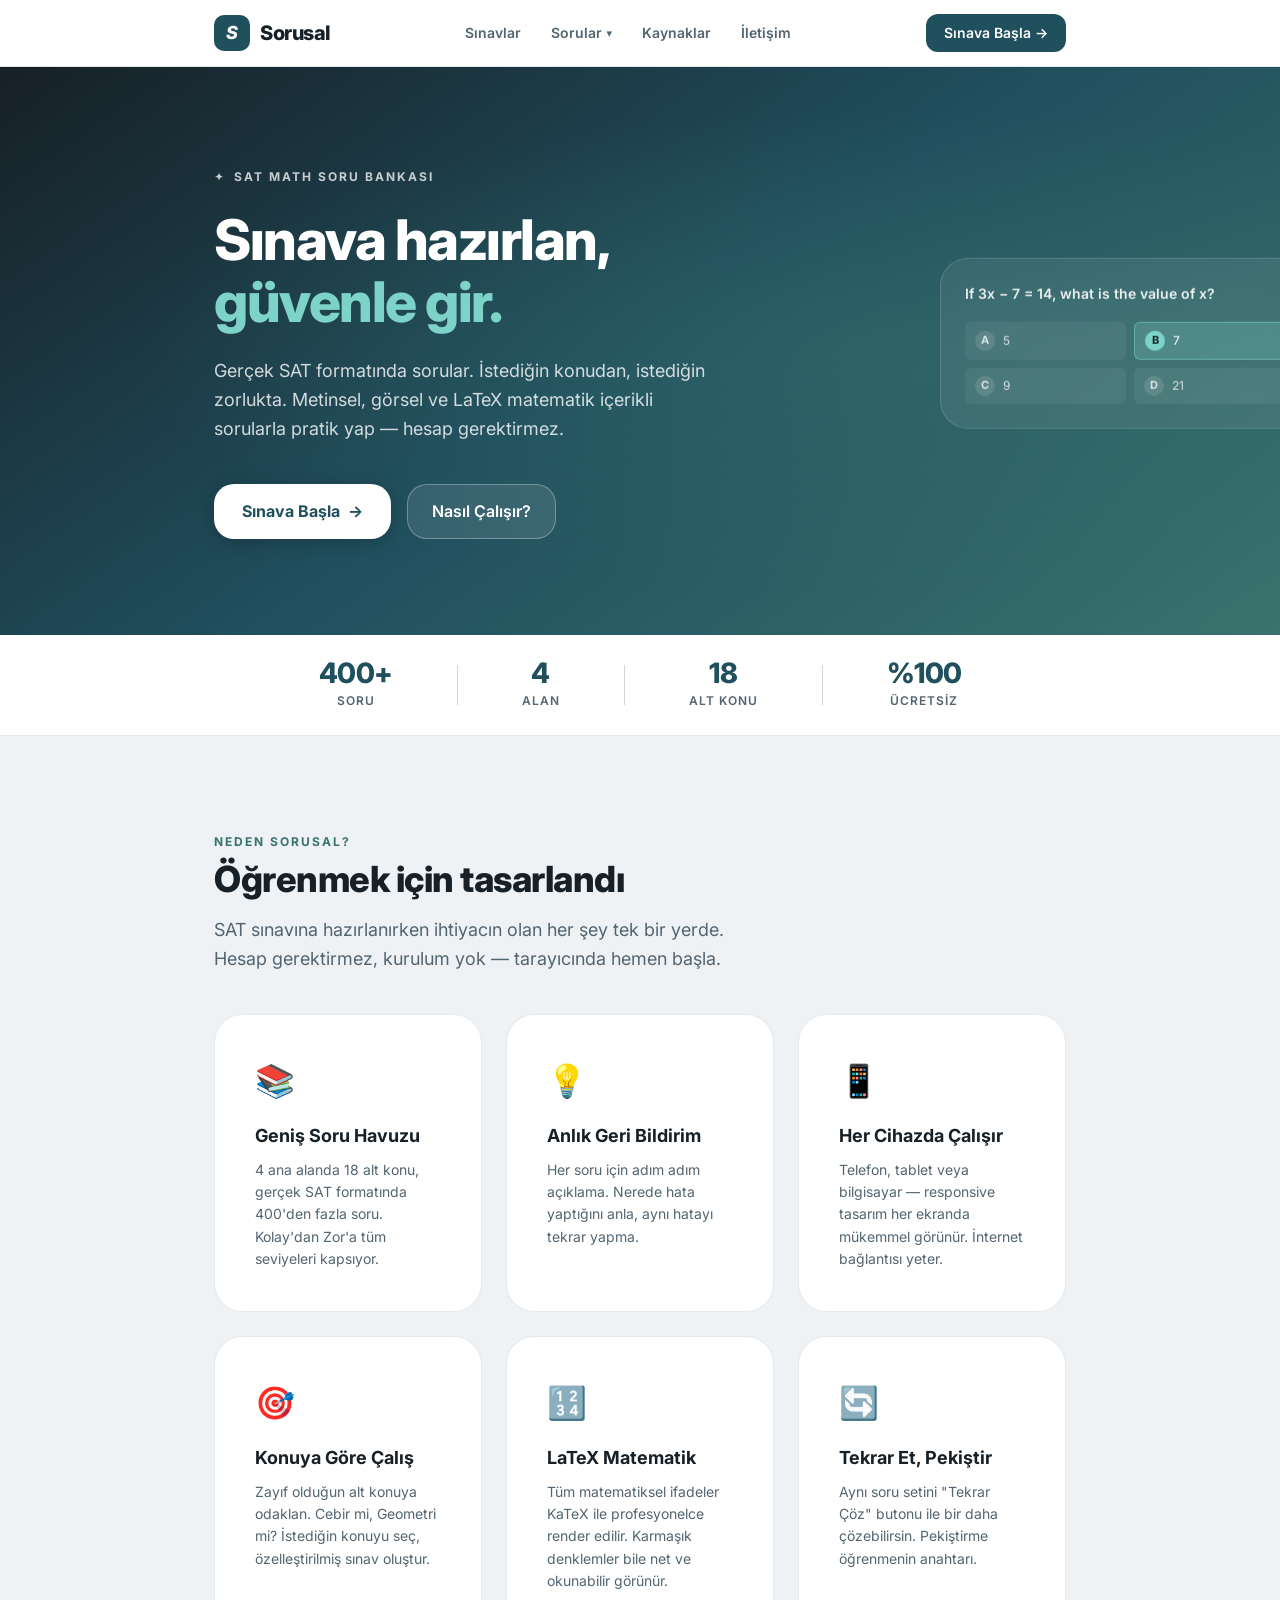
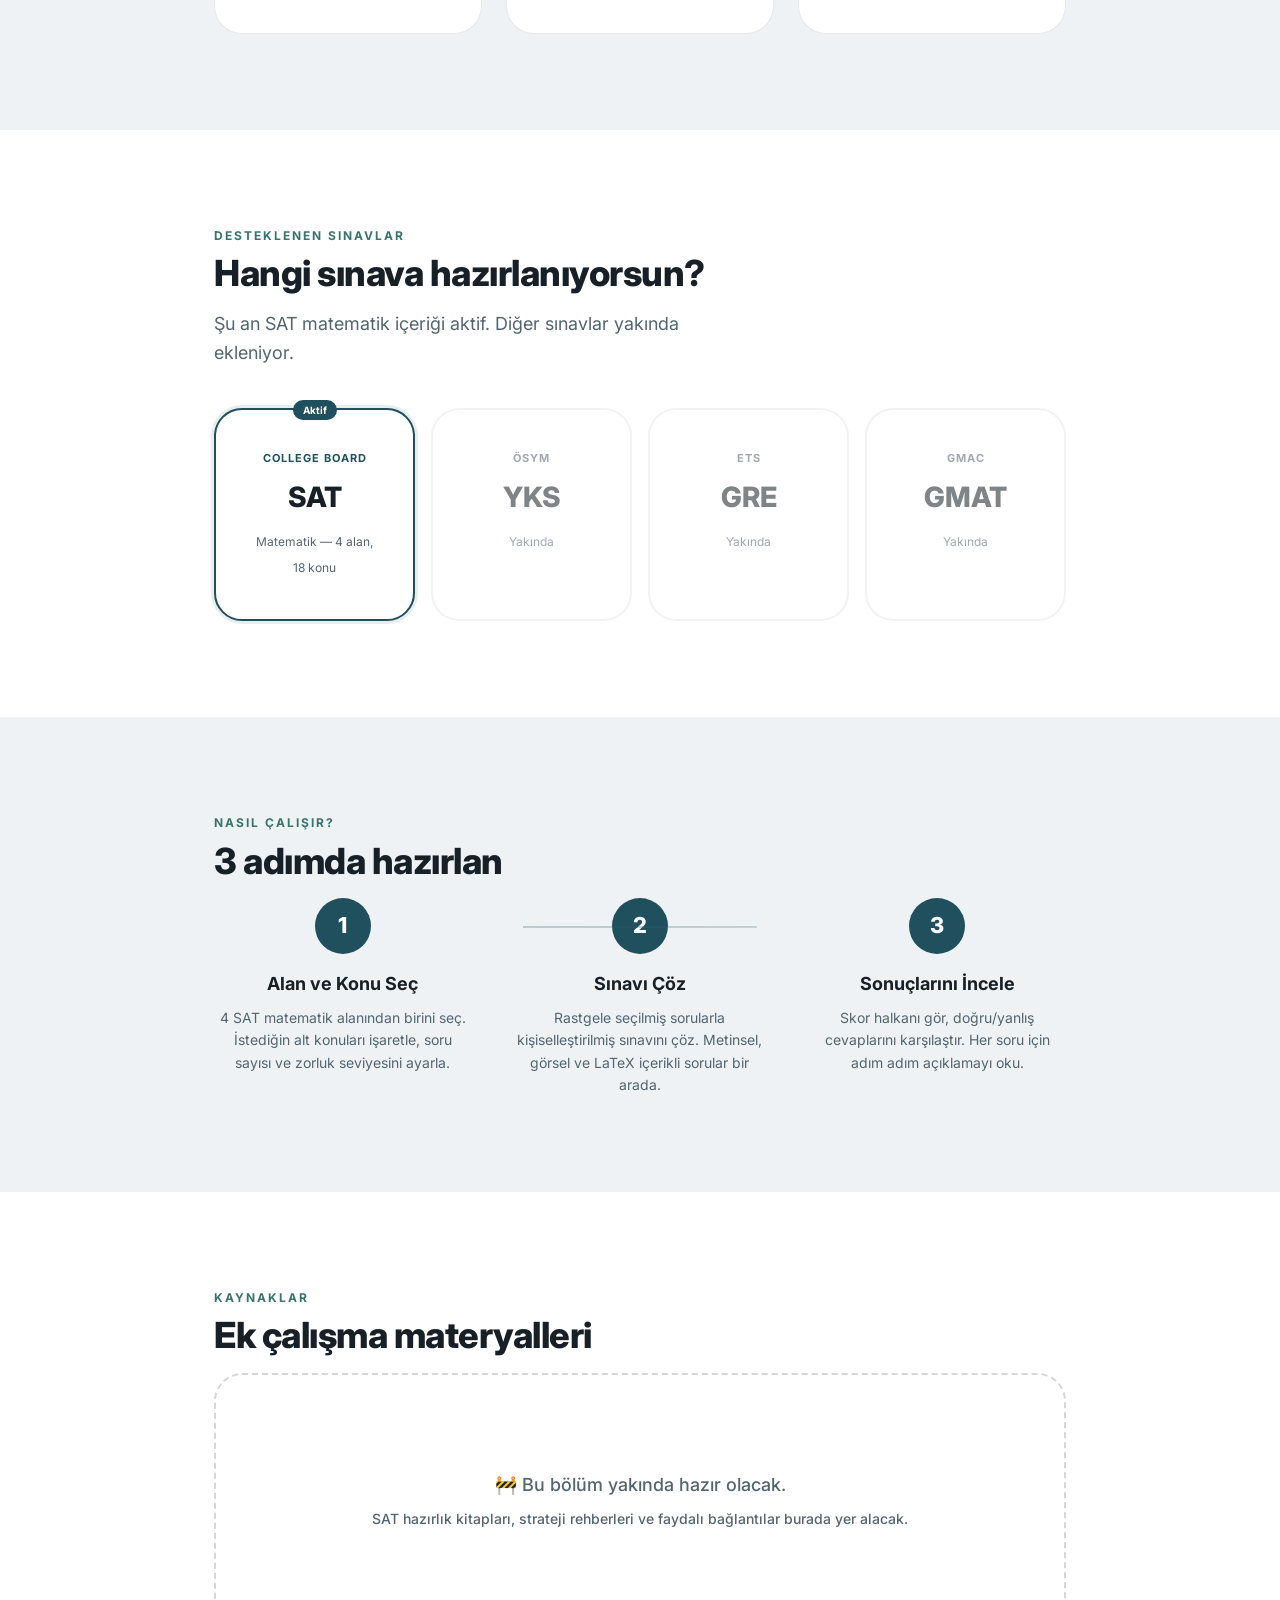
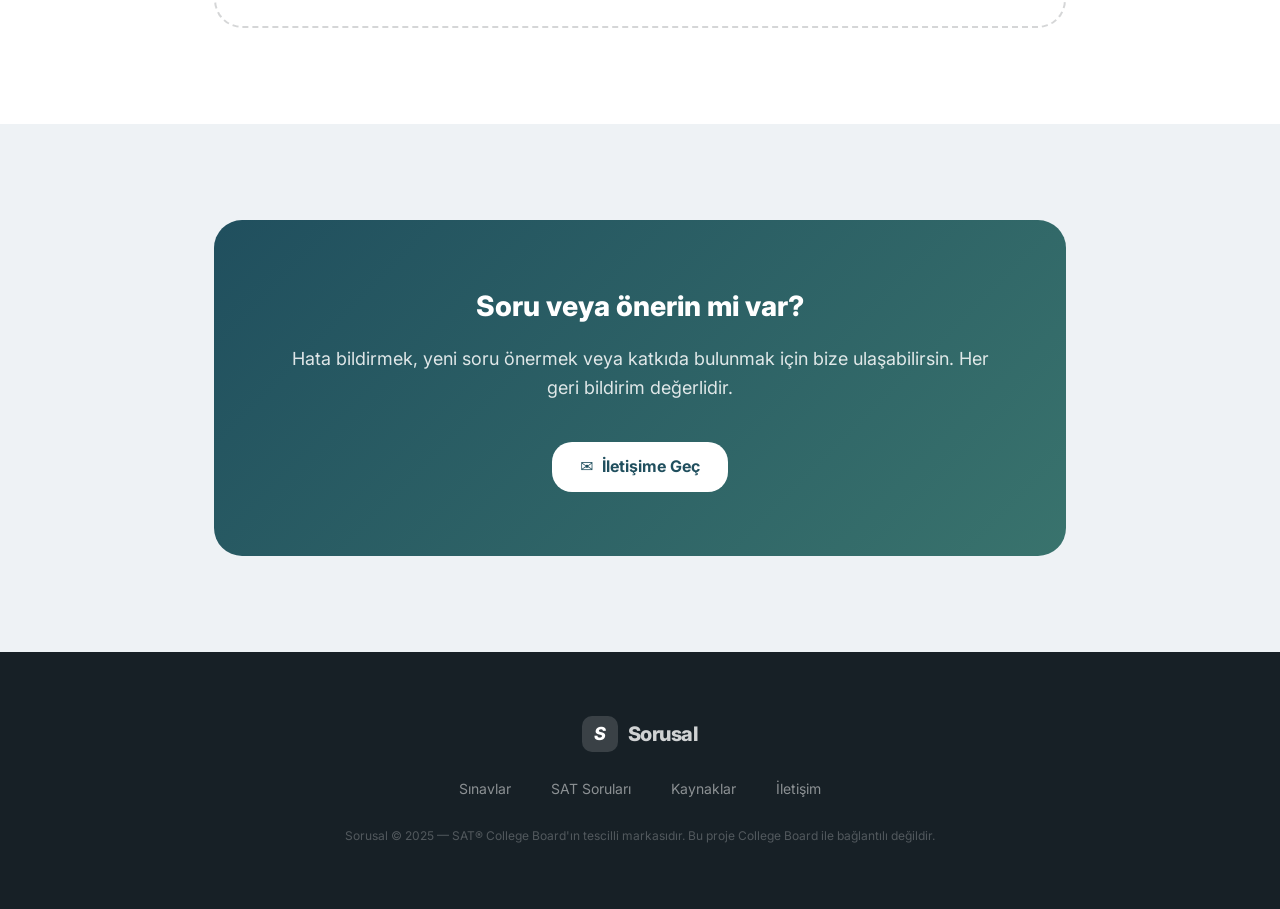
<file: index.html>
<!DOCTYPE html>
<html lang="tr">
<head>
  <meta charset="UTF-8">
  <meta name="viewport" content="width=device-width, initial-scale=1.0">
  <title>Sorusal — SAT Math Soru Bankası</title>
  <meta name="description" content="SAT Matematik soru bankası. Konuya göre soru seç, çöz, öğren. Cebir, İleri Matematik, Problem Çözme ve Geometri.">
  <meta property="og:title" content="Sorusal — SAT Math Soru Bankası">
  <meta property="og:description" content="SAT Matematik soru bankası. Konuya göre soru seç, çöz, öğren.">
  <meta property="og:type" content="website">
  <link rel="stylesheet" href="css/main.css">
  <link rel="stylesheet" href="css/components.css">
  <link rel="stylesheet" href="css/nav.css">
  <link rel="stylesheet" href="css/index.css">
</head>
<body>

  <!-- ══════════════════════════════════════════
       HEADER / NAV
  ═══════════════════════════════════════════ -->
  <header class="main-header">
    <div class="container nav-container">

      <!-- Logo -->
      <a href="index.html" class="logo" aria-label="Sorusal — Ana Sayfa">
        <span class="logo-mark" aria-hidden="true">S</span>
        <span class="logo-text">Sorusal</span>
      </a>

      <!-- Main nav -->
      <nav class="main-nav" id="main-nav" aria-label="Ana navigasyon">
        <ul class="nav-list">

          <li class="nav-item">
            <a href="#sinavlar" class="nav-link">Sınavlar</a>
          </li>

          <li class="nav-item has-dropdown">
            <button class="nav-link"
                    aria-haspopup="true"
                    aria-expanded="false"
                    id="nav-sorular-btn">
              Sorular <span class="nav-caret" aria-hidden="true">▾</span>
            </button>
            <ul class="nav-dropdown" role="menu" aria-labelledby="nav-sorular-btn">
              <li role="none">
                <a href="sat.html" class="nav-dropdown-item" role="menuitem">
                  <span class="nav-dropdown-icon">🎓</span>
                  <span class="nav-dropdown-body">
                    <strong>SAT</strong>
                    <span>SAT Math soru bankası</span>
                  </span>
                  <span class="nav-dropdown-badge">Aktif</span>
                </a>
              </li>
            </ul>
          </li>

          <li class="nav-item">
            <a href="#kaynaklar" class="nav-link">Kaynaklar</a>
          </li>

          <li class="nav-item">
            <a href="#iletisim" class="nav-link">İletişim</a>
          </li>

        </ul>
      </nav>

      <!-- Right-side actions -->
      <div class="nav-actions">
        <a href="sat.html" class="btn-nav-cta">Sınava Başla →</a>
        <button class="nav-hamburger"
                id="nav-hamburger"
                aria-label="Menüyü aç"
                aria-expanded="false"
                aria-controls="main-nav">
          <span></span><span></span><span></span>
        </button>
      </div>

    </div>
  </header>

  <main>

    <!-- ══════════════════════════════════════════
         HERO
    ═══════════════════════════════════════════ -->
    <section class="hero">
      <div class="container">
        <div class="hero-content">
          <p class="eyebrow">
            <span>✦</span> SAT Math Soru Bankası
          </p>
          <h1>Sınava hazırlan,<br><em>güvenle gir.</em></h1>
          <p class="hero-sub">
            Gerçek SAT formatında sorular. İstediğin konudan, istediğin
            zorlukta. Metinsel, görsel ve LaTeX matematik içerikli
            sorularla pratik yap — hesap gerektirmez.
          </p>
          <div class="hero-ctas">
            <a href="sat.html" class="btn-hero-primary">
              <span>Sınava Başla</span>
              <span aria-hidden="true">→</span>
            </a>
            <a href="#nasil-calisir" class="btn-hero-ghost">Nasıl Çalışır?</a>
          </div>
        </div>

        <!-- Decorative mock card (desktop only) -->
        <div class="hero-decoration" aria-hidden="true">
          <div class="hero-card-mock">
            <p class="mock-q">If 3x − 7 = 14, what is the value of x?</p>
            <div class="mock-choices">
              <div class="mock-choice"><span class="mock-label">A</span> 5</div>
              <div class="mock-choice selected"><span class="mock-label">B</span> 7</div>
              <div class="mock-choice"><span class="mock-label">C</span> 9</div>
              <div class="mock-choice"><span class="mock-label">D</span> 21</div>
            </div>
          </div>
        </div>
      </div>
    </section>

    <!-- ══════════════════════════════════════════
         STATS STRIP
    ═══════════════════════════════════════════ -->
    <section class="stats-strip" aria-label="Platform istatistikleri">
      <div class="container">
        <div class="stats-inner">
          <div class="stat-item">
            <span class="stat-number">400+</span>
            <span class="stat-label">Soru</span>
          </div>
          <div class="stat-divider" aria-hidden="true"></div>
          <div class="stat-item">
            <span class="stat-number">4</span>
            <span class="stat-label">Alan</span>
          </div>
          <div class="stat-divider" aria-hidden="true"></div>
          <div class="stat-item">
            <span class="stat-number">18</span>
            <span class="stat-label">Alt Konu</span>
          </div>
          <div class="stat-divider" aria-hidden="true"></div>
          <div class="stat-item">
            <span class="stat-number">%100</span>
            <span class="stat-label">Ücretsiz</span>
          </div>
        </div>
      </div>
    </section>

    <!-- ══════════════════════════════════════════
         FEATURES
    ═══════════════════════════════════════════ -->
    <section class="page-section" aria-labelledby="features-heading">
      <div class="container">
        <p class="section-eyebrow">Neden Sorusal?</p>
        <h2 class="section-heading" id="features-heading">
          Öğrenmek için tasarlandı
        </h2>
        <p class="section-sub">
          SAT sınavına hazırlanırken ihtiyacın olan her şey tek bir yerde.
          Hesap gerektirmez, kurulum yok — tarayıcında hemen başla.
        </p>

        <div class="features-grid">

          <div class="feature-card">
            <span class="feature-icon" aria-hidden="true">📚</span>
            <h3 class="feature-title">Geniş Soru Havuzu</h3>
            <p class="feature-desc">
              4 ana alanda 18 alt konu, gerçek SAT formatında 400'den fazla soru.
              Kolay'dan Zor'a tüm seviyeleri kapsıyor.
            </p>
          </div>

          <div class="feature-card">
            <span class="feature-icon" aria-hidden="true">💡</span>
            <h3 class="feature-title">Anlık Geri Bildirim</h3>
            <p class="feature-desc">
              Her soru için adım adım açıklama. Nerede hata yaptığını anla,
              aynı hatayı tekrar yapma.
            </p>
          </div>

          <div class="feature-card">
            <span class="feature-icon" aria-hidden="true">📱</span>
            <h3 class="feature-title">Her Cihazda Çalışır</h3>
            <p class="feature-desc">
              Telefon, tablet veya bilgisayar — responsive tasarım her ekranda
              mükemmel görünür. İnternet bağlantısı yeter.
            </p>
          </div>

          <div class="feature-card">
            <span class="feature-icon" aria-hidden="true">🎯</span>
            <h3 class="feature-title">Konuya Göre Çalış</h3>
            <p class="feature-desc">
              Zayıf olduğun alt konuya odaklan. Cebir mi, Geometri mi?
              İstediğin konuyu seç, özelleştirilmiş sınav oluştur.
            </p>
          </div>

          <div class="feature-card">
            <span class="feature-icon" aria-hidden="true">🔢</span>
            <h3 class="feature-title">LaTeX Matematik</h3>
            <p class="feature-desc">
              Tüm matematiksel ifadeler KaTeX ile profesyonelce render edilir.
              Karmaşık denklemler bile net ve okunabilir görünür.
            </p>
          </div>

          <div class="feature-card">
            <span class="feature-icon" aria-hidden="true">🔄</span>
            <h3 class="feature-title">Tekrar Et, Pekiştir</h3>
            <p class="feature-desc">
              Aynı soru setini "Tekrar Çöz" butonu ile bir daha çözebilirsin.
              Pekiştirme öğrenmenin anahtarı.
            </p>
          </div>

        </div>
      </div>
    </section>

    <!-- ══════════════════════════════════════════
         SINAVLAR
    ═══════════════════════════════════════════ -->
    <section class="page-section" id="sinavlar" aria-labelledby="exams-heading">
      <div class="container">
        <p class="section-eyebrow">Desteklenen Sınavlar</p>
        <h2 class="section-heading" id="exams-heading">
          Hangi sınava hazırlanıyorsun?
        </h2>
        <p class="section-sub">
          Şu an SAT matematik içeriği aktif. Diğer sınavlar yakında ekleniyor.
        </p>

        <div class="exams-grid">

          <a href="sat.html" class="exam-card active">
            <span class="exam-badge-active">Aktif</span>
            <span class="exam-card-label">College Board</span>
            <span class="exam-card-name">SAT</span>
            <span class="exam-card-sub">Matematik — 4 alan, 18 konu</span>
          </a>

          <div class="exam-card coming-soon">
            <span class="exam-card-label">ÖSYM</span>
            <span class="exam-card-name">YKS</span>
            <span class="exam-card-sub">Yakında</span>
          </div>

          <div class="exam-card coming-soon">
            <span class="exam-card-label">ETS</span>
            <span class="exam-card-name">GRE</span>
            <span class="exam-card-sub">Yakında</span>
          </div>

          <div class="exam-card coming-soon">
            <span class="exam-card-label">GMAC</span>
            <span class="exam-card-name">GMAT</span>
            <span class="exam-card-sub">Yakında</span>
          </div>

        </div>
      </div>
    </section>

    <!-- ══════════════════════════════════════════
         HOW IT WORKS
    ═══════════════════════════════════════════ -->
    <section class="page-section" id="nasil-calisir" aria-labelledby="steps-heading">
      <div class="container">
        <p class="section-eyebrow">Nasıl Çalışır?</p>
        <h2 class="section-heading" id="steps-heading">3 adımda hazırlan</h2>

        <div class="steps-grid">

          <div class="step">
            <div class="step-number" aria-hidden="true">1</div>
            <h3 class="step-title">Alan ve Konu Seç</h3>
            <p class="step-desc">
              4 SAT matematik alanından birini seç. İstediğin alt konuları
              işaretle, soru sayısı ve zorluk seviyesini ayarla.
            </p>
          </div>

          <div class="step">
            <div class="step-number" aria-hidden="true">2</div>
            <h3 class="step-title">Sınavı Çöz</h3>
            <p class="step-desc">
              Rastgele seçilmiş sorularla kişiselleştirilmiş sınavını çöz.
              Metinsel, görsel ve LaTeX içerikli sorular bir arada.
            </p>
          </div>

          <div class="step">
            <div class="step-number" aria-hidden="true">3</div>
            <h3 class="step-title">Sonuçlarını İncele</h3>
            <p class="step-desc">
              Skor halkanı gör, doğru/yanlış cevaplarını karşılaştır.
              Her soru için adım adım açıklamayı oku.
            </p>
          </div>

        </div>
      </div>
    </section>

    <!-- ══════════════════════════════════════════
         KAYNAKLAR
    ═══════════════════════════════════════════ -->
    <section class="page-section" id="kaynaklar" aria-labelledby="resources-heading">
      <div class="container">
        <p class="section-eyebrow">Kaynaklar</p>
        <h2 class="section-heading" id="resources-heading">
          Ek çalışma materyalleri
        </h2>
        <div class="resources-placeholder">
          <p>🚧 Bu bölüm yakında hazır olacak.</p>
          <p style="font-size:var(--font-size-sm);margin-top:var(--space-sm)">
            SAT hazırlık kitapları, strateji rehberleri ve faydalı bağlantılar burada yer alacak.
          </p>
        </div>
      </div>
    </section>

    <!-- ══════════════════════════════════════════
         İLETİŞİM
    ═══════════════════════════════════════════ -->
    <section class="page-section" id="iletisim" aria-labelledby="contact-heading">
      <div class="container">
        <div class="contact-box">
          <h3 id="contact-heading">Soru veya önerin mi var?</h3>
          <p>
            Hata bildirmek, yeni soru önermek veya katkıda bulunmak için
            bize ulaşabilirsin. Her geri bildirim değerlidir.
          </p>
          <a href="mailto:kadiremir86@gmail.com" class="btn-contact">
            <span>✉</span>
            <span>İletişime Geç</span>
          </a>
        </div>
      </div>
    </section>

  </main>

  <!-- ══════════════════════════════════════════
       FOOTER
  ═══════════════════════════════════════════ -->
  <footer class="site-footer">
    <div class="container">
      <div class="footer-inner">

        <a href="index.html" class="footer-logo" aria-label="Sorusal — Ana Sayfa">
          <span class="logo-mark" aria-hidden="true">S</span>
          <span class="logo-text">Sorusal</span>
        </a>

        <ul class="footer-links">
          <li><a href="#sinavlar">Sınavlar</a></li>
          <li><a href="sat.html">SAT Soruları</a></li>
          <li><a href="#kaynaklar">Kaynaklar</a></li>
          <li><a href="#iletisim">İletişim</a></li>
        </ul>

        <p class="footer-copy">
          Sorusal &copy; 2025 &mdash;
          SAT® College Board'ın tescilli markasıdır. Bu proje College Board ile bağlantılı değildir.
        </p>

      </div>
    </div>
  </footer>

  <!-- Nav JS (inline — no module needed) -->
  <script>
    (function () {
      const hamburger  = document.getElementById('nav-hamburger');
      const mainNav    = document.getElementById('main-nav');
      const sorularBtn = document.getElementById('nav-sorular-btn');
      const sorularLi  = sorularBtn?.closest('.has-dropdown');

      // ── Hamburger toggle ──
      hamburger?.addEventListener('click', () => {
        const open = mainNav.classList.toggle('open');
        hamburger.setAttribute('aria-expanded', String(open));
        hamburger.setAttribute('aria-label', open ? 'Menüyü kapat' : 'Menüyü aç');
      });

      // ── Dropdown: click toggle (mobile + keyboard) ──
      sorularBtn?.addEventListener('click', () => {
        const open = sorularLi.classList.toggle('open');
        sorularBtn.setAttribute('aria-expanded', String(open));
      });

      // ── Dropdown: hover with 250 ms close-delay on pointer devices (gringlizce.com approach) ──
      if (sorularLi && window.matchMedia('(hover: hover)').matches) {
        let _closeTimer;
        sorularLi.addEventListener('mouseenter', () => {
          clearTimeout(_closeTimer);
          sorularLi.classList.add('open');
          sorularBtn?.setAttribute('aria-expanded', 'true');
        });
        sorularLi.addEventListener('mouseleave', () => {
          _closeTimer = setTimeout(() => {
            sorularLi.classList.remove('open');
            sorularBtn?.setAttribute('aria-expanded', 'false');
          }, 250);
        });
      }

      // ── Close dropdown when clicking outside ──
      document.addEventListener('click', e => {
        if (!sorularLi?.contains(e.target)) {
          sorularLi?.classList.remove('open');
          sorularBtn?.setAttribute('aria-expanded', 'false');
        }
      });

      // ── Smooth-scroll for hash links ──
      document.querySelectorAll('a[href^="#"]').forEach(a => {
        a.addEventListener('click', e => {
          const target = document.querySelector(a.getAttribute('href'));
          if (target) {
            e.preventDefault();
            target.scrollIntoView({ behavior: 'smooth', block: 'start' });
            mainNav.classList.remove('open');
            hamburger?.setAttribute('aria-expanded', 'false');
          }
        });
      });
    })();
  </script>

</body>
</html>
</file>
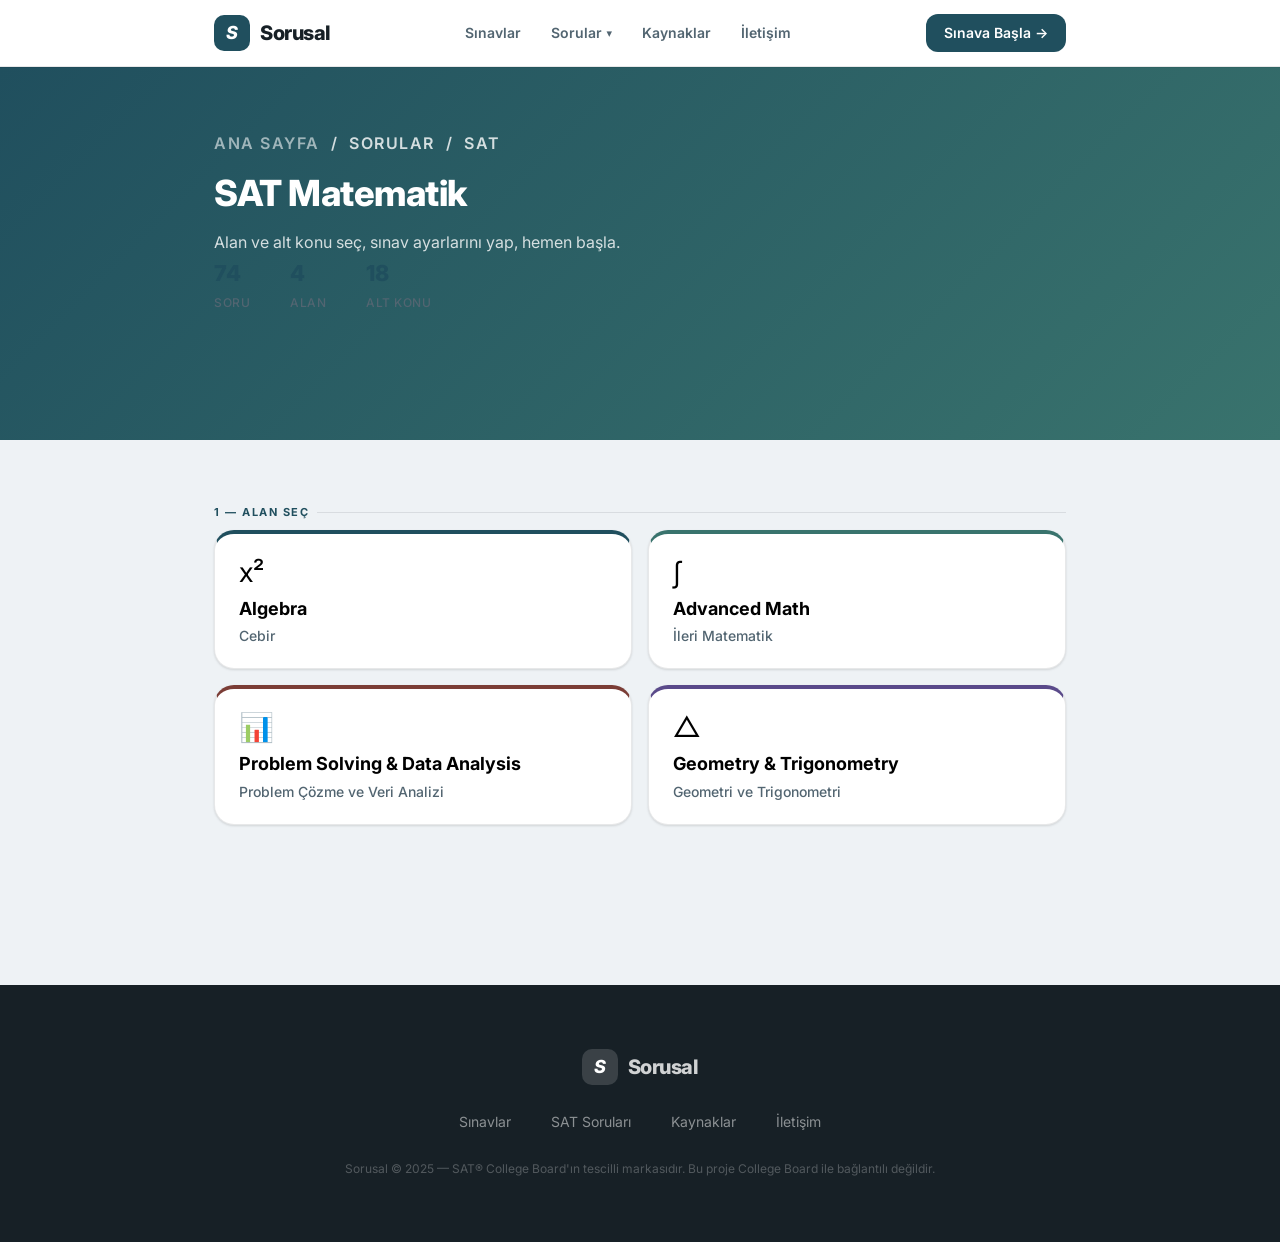
<file: sat.html>
<!DOCTYPE html>
<html lang="tr">
<head>
  <meta charset="UTF-8">
  <meta name="viewport" content="width=device-width, initial-scale=1.0">
  <title>SAT Soruları — Sorusal</title>
  <meta name="description" content="SAT Matematik soru bankası. Konuya göre soru seç, çöz, öğren. Cebir, İleri Matematik, Problem Çözme ve Geometri.">
  <link rel="stylesheet" href="css/main.css">
  <link rel="stylesheet" href="css/components.css">
  <link rel="stylesheet" href="css/nav.css">
  <link rel="stylesheet" href="css/sat.css">
</head>
<body>

  <!-- ══════════════════════════════════════════
       HEADER / NAV
  ═══════════════════════════════════════════ -->
  <header class="main-header">
    <div class="container nav-container">

      <a href="index.html" class="logo" aria-label="Sorusal — Ana Sayfa">
        <span class="logo-mark" aria-hidden="true">S</span>
        <span class="logo-text">Sorusal</span>
      </a>

      <nav class="main-nav" id="main-nav" aria-label="Ana navigasyon">
        <ul class="nav-list">

          <li class="nav-item">
            <a href="index.html#sinavlar" class="nav-link">Sınavlar</a>
          </li>

          <li class="nav-item has-dropdown">
            <button class="nav-link"
                    aria-haspopup="true"
                    aria-expanded="false"
                    id="nav-sorular-btn">
              Sorular <span class="nav-caret" aria-hidden="true">▾</span>
            </button>
            <ul class="nav-dropdown" role="menu" aria-labelledby="nav-sorular-btn">
              <li role="none">
                <a href="sat.html" class="nav-dropdown-item" role="menuitem">
                  <span class="nav-dropdown-icon">🎓</span>
                  <span class="nav-dropdown-body">
                    <strong>SAT</strong>
                    <span>SAT Math soru bankası</span>
                  </span>
                  <span class="nav-dropdown-badge">Aktif</span>
                </a>
              </li>
            </ul>
          </li>

          <li class="nav-item">
            <a href="index.html#kaynaklar" class="nav-link">Kaynaklar</a>
          </li>

          <li class="nav-item">
            <a href="index.html#iletisim" class="nav-link">İletişim</a>
          </li>

        </ul>
      </nav>

      <div class="nav-actions">
        <a href="sat.html" class="btn-nav-cta">Sınava Başla →</a>
        <button class="nav-hamburger"
                id="nav-hamburger"
                aria-label="Menüyü aç"
                aria-expanded="false"
                aria-controls="main-nav">
          <span></span><span></span><span></span>
        </button>
      </div>

    </div>
  </header>

  <!-- ══════════════════════════════════════════
       SAT HERO (compact)
  ═══════════════════════════════════════════ -->
  <section class="sat-hero">
    <div class="container">
      <p class="sat-hero-breadcrumb">
        <a href="index.html">Ana Sayfa</a>
        &nbsp;/&nbsp; Sorular &nbsp;/&nbsp; SAT
      </p>
      <h1>SAT Matematik</h1>
      <p>
        Alan ve alt konu seç, sınav ayarlarını yap, hemen başla.
      </p>

      <!-- Live stats injected by JS -->
      <div id="sat-stats" class="sat-stats" aria-live="polite">
        <!-- JS: soru sayısı, alan sayısı, alt konu sayısı -->
      </div>
    </div>
  </section>

  <!-- ══════════════════════════════════════════
       MAIN CONTENT
  ═══════════════════════════════════════════ -->
  <main class="sat-main">
    <div class="container">

      <!-- STEP 1 — Section selector -->
      <p class="step-label">1 — Alan Seç</p>
      <div id="section-cards"
           class="section-grid"
           role="group"
           aria-label="SAT matematik alanları">
        <!-- JS renders cards -->
        <p style="color:var(--color-text-muted);font-size:14px">Yükleniyor…</p>
      </div>

      <!-- STEP 2 — Subsection chips (hidden until section chosen) -->
      <section id="subsection-panel"
               class="subsection-panel hidden"
               aria-labelledby="subsection-heading">

        <p class="step-label">2 — Alt Konu Seç</p>
        <h2 class="section-title" id="subsection-heading" style="display:none">Alt Konu</h2>

        <div id="subsection-chips"
             class="chip-group"
             role="group"
             aria-label="Alt konular">
          <!-- JS renders chips -->
        </div>

        <div class="subsection-actions">
          <button id="select-all-btn" class="btn-ghost btn-sm">Tümünü Seç</button>
          <span id="subsection-domain-label"
                class="badge"
                style="color:#fff;font-size:13px;padding:4px 14px;border-radius:999px;display:none">
          </span>
        </div>
      </section>

      <!-- STEP 3 — Quiz settings (hidden until ≥1 subsection chosen) -->
      <section id="quiz-settings"
               class="quiz-settings hidden"
               aria-labelledby="settings-heading">

        <p class="step-label">3 — Sınav Ayarları</p>

        <div class="settings-row">

          <!-- Question count -->
          <div class="field-group">
            <label id="count-label">Soru Sayısı</label>
            <div class="segmented"
                 id="count-selector"
                 role="group"
                 aria-labelledby="count-label">
              <button class="seg-btn" data-value="5">5</button>
              <button class="seg-btn active" data-value="10">10</button>
              <button class="seg-btn" data-value="20">20</button>
              <button class="seg-btn" data-value="all">Tümü</button>
            </div>
          </div>

          <!-- Difficulty -->
          <div class="field-group">
            <label id="diff-label">Zorluk</label>
            <div class="segmented"
                 id="difficulty-selector"
                 role="group"
                 aria-labelledby="diff-label">
              <button class="seg-btn active" data-value="all">Hepsi</button>
              <button class="seg-btn" data-value="easy">Kolay</button>
              <button class="seg-btn" data-value="medium">Orta</button>
              <button class="seg-btn" data-value="hard">Zor</button>
            </div>
          </div>

        </div>

        <p id="available-count" class="available-hint" aria-live="polite"></p>

        <button id="start-quiz-btn" class="btn-primary btn-large" disabled>
          Sınavı Başlat →
        </button>

      </section>

    </div>
  </main>

  <!-- ══════════════════════════════════════════
       FOOTER
  ═══════════════════════════════════════════ -->
  <footer class="site-footer">
    <div class="container">
      <div class="footer-inner">

        <a href="index.html" class="footer-logo" aria-label="Sorusal — Ana Sayfa">
          <span class="logo-mark" aria-hidden="true">S</span>
          <span class="logo-text">Sorusal</span>
        </a>

        <ul class="footer-links">
          <li><a href="index.html#sinavlar">Sınavlar</a></li>
          <li><a href="sat.html">SAT Soruları</a></li>
          <li><a href="index.html#kaynaklar">Kaynaklar</a></li>
          <li><a href="index.html#iletisim">İletişim</a></li>
        </ul>

        <p class="footer-copy">
          Sorusal &copy; 2025 &mdash;
          SAT® College Board'ın tescilli markasıdır. Bu proje College Board ile bağlantılı değildir.
        </p>

      </div>
    </div>
  </footer>

  <!-- Nav JS -->
  <script>
    (function () {
      const hamburger  = document.getElementById('nav-hamburger');
      const mainNav    = document.getElementById('main-nav');
      const sorularBtn = document.getElementById('nav-sorular-btn');
      const sorularLi  = sorularBtn?.closest('.has-dropdown');

      // ── Hamburger toggle ──
      hamburger?.addEventListener('click', () => {
        const open = mainNav.classList.toggle('open');
        hamburger.setAttribute('aria-expanded', String(open));
        hamburger.setAttribute('aria-label', open ? 'Menüyü kapat' : 'Menüyü aç');
      });

      // ── Dropdown: click toggle (mobile + keyboard) ──
      sorularBtn?.addEventListener('click', () => {
        const open = sorularLi.classList.toggle('open');
        sorularBtn.setAttribute('aria-expanded', String(open));
      });

      // ── Dropdown: hover with 250 ms close-delay on pointer devices (gringlizce.com approach) ──
      if (sorularLi && window.matchMedia('(hover: hover)').matches) {
        let _closeTimer;
        sorularLi.addEventListener('mouseenter', () => {
          clearTimeout(_closeTimer);
          sorularLi.classList.add('open');
          sorularBtn?.setAttribute('aria-expanded', 'true');
        });
        sorularLi.addEventListener('mouseleave', () => {
          _closeTimer = setTimeout(() => {
            sorularLi.classList.remove('open');
            sorularBtn?.setAttribute('aria-expanded', 'false');
          }, 250);
        });
      }

      // ── Close dropdown when clicking outside ──
      document.addEventListener('click', e => {
        if (!sorularLi?.contains(e.target)) {
          sorularLi?.classList.remove('open');
          sorularBtn?.setAttribute('aria-expanded', 'false');
        }
      });
    })();
  </script>

  <script type="module" src="js/sat.js"></script>
</body>
</html>
</file>
<file: css/main.css>
/* =============================================
   main.css — Global reset, variables, typography
   ============================================= */

@import url('https://fonts.googleapis.com/css2?family=Inter:wght@400;500;600;700;800&display=swap');

/* ── CSS Custom Properties ── */
:root {
  /* Brand colours */
  --color-primary:        #204f5e;
  --color-primary-hover:  #1a3f4b;
  --color-primary-light:  #39736d;
  --color-accent:         #a94f3f;
  --color-accent-hover:   #8f3f31;
  --color-success:        #2f7d56;
  --color-amber:          #e08c1a;
  --color-purple:         #5a4a8a;
  --color-teal-dark:      #204f5e;

  /* Section colours */
  --color-algebra:        #204f5e;
  --color-advanced-math:  #39736d;
  --color-problem-solving:#7b3d36;
  --color-geometry:       #5a4a8a;

  /* Difficulty colours */
  --color-easy:           #2f7d56;
  --color-easy-bg:        #e4f4eb;
  --color-medium:         #b07a0a;
  --color-medium-bg:      #fef3cd;
  --color-hard:           #a94f3f;
  --color-hard-bg:        #fce8e4;

  /* Neutrals */
  --color-bg:             #eef2f5;
  --color-surface:        #ffffff;
  --color-border:         rgba(23, 32, 38, 0.10);
  --color-border-medium:  rgba(23, 32, 38, 0.18);
  --color-text:           #172026;
  --color-text-muted:     #526571;
  --color-text-light:     #8a9baa;

  /* Spacing */
  --space-xs:   4px;
  --space-sm:   8px;
  --space-md:   16px;
  --space-lg:   24px;
  --space-xl:   40px;
  --space-2xl:  64px;
  --space-3xl:  96px;

  /* Radii */
  --radius-sm:   6px;
  --radius-md:   12px;
  --radius-lg:   20px;
  --radius-xl:   28px;
  --radius-full: 999px;

  /* Shadows */
  --shadow-sm:  0 1px 3px rgba(0,0,0,0.08), 0 1px 2px rgba(0,0,0,0.05);
  --shadow-md:  0 4px 12px rgba(0,0,0,0.10), 0 2px 4px rgba(0,0,0,0.06);
  --shadow-lg:  0 8px 32px rgba(0,0,0,0.12), 0 4px 8px rgba(0,0,0,0.06);

  /* Typography */
  --font-sans:  'Inter', ui-sans-serif, system-ui, -apple-system, 'Segoe UI', sans-serif;
  --font-size-xs:   12px;
  --font-size-sm:   14px;
  --font-size-base: 16px;
  --font-size-lg:   18px;
  --font-size-xl:   22px;
  --font-size-2xl:  28px;
  --font-size-3xl:  36px;
  --font-size-4xl:  48px;

  /* Transitions */
  --transition-fast: 150ms ease;
  --transition-base: 250ms ease;

  /* Layout */
  --container-max: 900px;
  --container-pad: var(--space-lg);
}

/* ── Reset ── */
*, *::before, *::after {
  box-sizing: border-box;
  margin: 0;
  padding: 0;
}

html {
  font-size: var(--font-size-base);
  scroll-behavior: smooth;
  -webkit-text-size-adjust: 100%;
}

body {
  font-family: var(--font-sans);
  background-color: var(--color-bg);
  color: var(--color-text);
  line-height: 1.6;
  min-height: 100vh;
  -webkit-font-smoothing: antialiased;
}

img {
  max-width: 100%;
  height: auto;
  display: block;
}

a {
  color: var(--color-primary-light);
  text-decoration: none;
}

a:hover {
  text-decoration: underline;
}

button {
  font-family: var(--font-sans);
  cursor: pointer;
  border: none;
  background: none;
}

/* ── Layout ── */
.container {
  max-width: var(--container-max);
  margin: 0 auto;
  padding: 0 var(--container-pad);
}

/* ── Site Header ── */
.site-header {
  background: var(--color-surface);
  border-bottom: 1px solid var(--color-border);
  height: 60px;
  display: flex;
  align-items: center;
  position: sticky;
  top: 0;
  z-index: 100;
  box-shadow: var(--shadow-sm);
}

.site-header .container {
  display: flex;
  align-items: center;
  justify-content: space-between;
  width: 100%;
}

/* ── Logo ── */
.logo {
  display: flex;
  align-items: center;
  gap: var(--space-sm);
  text-decoration: none;
}

.logo-text {
  font-size: 22px;
  font-weight: 800;
  color: var(--color-primary);
  letter-spacing: -0.5px;
}

.logo-sub {
  font-size: 11px;
  font-weight: 500;
  color: var(--color-text-muted);
  text-transform: uppercase;
  letter-spacing: 1px;
}

/* ── Site Footer (dark, shared by all pages) ── */
.site-footer {
  background: #172026;
  color: rgba(255,255,255,0.5);
  padding: var(--space-2xl) 0;
  margin-top: 0;
  border-top: none;
  text-align: center;
}

.footer-inner {
  display: flex;
  flex-direction: column;
  align-items: center;
  gap: var(--space-lg);
}

.footer-logo {
  display: flex;
  align-items: center;
  gap: 10px;
  text-decoration: none;
}

.footer-logo .logo-mark {
  background: rgba(255,255,255,0.15);
}

.footer-logo .logo-text {
  color: rgba(255,255,255,0.8);
}

.footer-links {
  display: flex;
  gap: var(--space-xl);
  list-style: none;
  flex-wrap: wrap;
  justify-content: center;
}

.footer-links a {
  color: rgba(255,255,255,0.5);
  font-size: var(--font-size-sm);
  text-decoration: none;
  transition: color var(--transition-fast);
}

.footer-links a:hover {
  color: rgba(255,255,255,0.9);
}

.footer-copy {
  font-size: var(--font-size-xs);
  opacity: 0.5;
}

/* ── Utility ── */
.hidden {
  display: none !important;
}

.sr-only {
  position: absolute;
  width: 1px;
  height: 1px;
  padding: 0;
  margin: -1px;
  overflow: hidden;
  clip: rect(0, 0, 0, 0);
  white-space: nowrap;
  border: 0;
}

/* ── Badge ── */
.badge {
  display: inline-flex;
  align-items: center;
  padding: 2px 10px;
  border-radius: var(--radius-full);
  font-size: var(--font-size-xs);
  font-weight: 600;
  text-transform: uppercase;
  letter-spacing: 0.5px;
  background: var(--color-border);
  color: var(--color-text-muted);
}

.badge-easy   { background: var(--color-easy-bg);   color: var(--color-easy); }
.badge-medium { background: var(--color-medium-bg);  color: var(--color-medium); }
.badge-hard   { background: var(--color-hard-bg);   color: var(--color-hard); }

/* ── Question image ── */
.question-image {
  display: block;
  max-width: 100%;
  max-height: 400px;
  object-fit: contain;
  margin: var(--space-md) auto;
  border-radius: var(--radius-sm);
  border: 1px solid var(--color-border);
}

figure {
  margin: 0;
}

figcaption {
  text-align: center;
  font-size: var(--font-size-sm);
  color: var(--color-text-muted);
  margin-top: var(--space-sm);
}

/* ── KaTeX adjustments ── */
.katex-display {
  overflow-x: auto;
  overflow-y: hidden;
  padding: var(--space-sm) 0;
}

/* ── Responsive base ── */
@media (max-width: 768px) {
  :root {
    --container-pad: var(--space-md);
  }
}
</file>
<file: css/components.css>
/* =============================================
   components.css — Reusable UI components
   ============================================= */

/* ── Buttons ── */
.btn-primary {
  display: inline-flex;
  align-items: center;
  justify-content: center;
  gap: var(--space-sm);
  padding: 12px 28px;
  background: var(--color-primary);
  color: #fff;
  border-radius: var(--radius-md);
  font-size: var(--font-size-base);
  font-weight: 600;
  font-family: var(--font-sans);
  border: none;
  cursor: pointer;
  transition: background var(--transition-fast), transform var(--transition-fast), box-shadow var(--transition-fast);
  text-decoration: none;
  box-shadow: var(--shadow-sm);
}

.btn-primary:hover:not(:disabled) {
  background: var(--color-primary-hover);
  transform: translateY(-1px);
  box-shadow: var(--shadow-md);
  text-decoration: none;
}

.btn-primary:active:not(:disabled) {
  transform: translateY(0);
  box-shadow: var(--shadow-sm);
}

.btn-primary:disabled {
  opacity: 0.45;
  cursor: not-allowed;
  transform: none;
}

.btn-primary.btn-large {
  padding: 14px 36px;
  font-size: var(--font-size-lg);
  border-radius: var(--radius-lg);
}

.btn-ghost {
  display: inline-flex;
  align-items: center;
  justify-content: center;
  gap: var(--space-sm);
  padding: 10px 20px;
  background: transparent;
  color: var(--color-text-muted);
  border: 1.5px solid var(--color-border-medium);
  border-radius: var(--radius-md);
  font-size: var(--font-size-sm);
  font-weight: 500;
  font-family: var(--font-sans);
  cursor: pointer;
  transition: all var(--transition-fast);
  text-decoration: none;
}

.btn-ghost:hover:not(:disabled) {
  background: var(--color-border);
  color: var(--color-text);
  text-decoration: none;
}

.btn-ghost:disabled {
  opacity: 0.4;
  cursor: not-allowed;
}

.btn-ghost.btn-sm {
  padding: 6px 14px;
  font-size: var(--font-size-xs);
}

.btn-accent {
  display: inline-flex;
  align-items: center;
  justify-content: center;
  gap: var(--space-sm);
  padding: 12px 28px;
  background: var(--color-accent);
  color: #fff;
  border-radius: var(--radius-md);
  font-size: var(--font-size-base);
  font-weight: 600;
  font-family: var(--font-sans);
  border: none;
  cursor: pointer;
  transition: background var(--transition-fast), transform var(--transition-fast);
  box-shadow: var(--shadow-sm);
}

.btn-accent:hover:not(:disabled) {
  background: var(--color-accent-hover);
  transform: translateY(-1px);
}

.btn-accent:disabled {
  opacity: 0.45;
  cursor: not-allowed;
}

/* ── Section Cards ── */
.section-card {
  background: var(--color-surface);
  border-radius: var(--radius-lg);
  border: 1.5px solid var(--color-border);
  border-top: 4px solid var(--section-color, var(--color-primary));
  padding: var(--space-lg);
  cursor: pointer;
  transition: all var(--transition-base);
  text-align: left;
  display: flex;
  flex-direction: column;
  gap: var(--space-sm);
  box-shadow: var(--shadow-sm);
  font-family: var(--font-sans);
  width: 100%;
}

.section-card:hover {
  transform: translateY(-2px);
  box-shadow: var(--shadow-md);
  border-color: var(--section-color, var(--color-primary));
}

.section-card.active {
  background: var(--section-color, var(--color-primary));
  color: #fff;
  border-color: var(--section-color, var(--color-primary));
  transform: translateY(-2px);
  box-shadow: var(--shadow-lg);
}

.section-card.active .section-label-tr {
  color: rgba(255,255,255,0.75);
}

.section-icon {
  font-size: 28px;
  display: block;
  margin-bottom: var(--space-xs);
  line-height: 1;
}

.section-label-en {
  font-size: var(--font-size-lg);
  font-weight: 700;
  display: block;
  line-height: 1.2;
}

.section-label-tr {
  font-size: var(--font-size-sm);
  font-weight: 500;
  color: var(--color-text-muted);
  display: block;
  transition: color var(--transition-fast);
}

/* ── Subsection Chips ── */
.chip-group {
  display: flex;
  flex-wrap: wrap;
  gap: var(--space-sm);
}

.chip {
  display: flex;
  flex-direction: column;
  align-items: flex-start;
  padding: 8px 14px;
  background: var(--color-surface);
  border: 1.5px solid var(--color-border-medium);
  border-radius: var(--radius-full);
  cursor: pointer;
  transition: all var(--transition-fast);
  font-family: var(--font-sans);
}

.chip span {
  font-size: var(--font-size-sm);
  font-weight: 600;
  color: var(--color-text);
  line-height: 1.3;
  display: block;
}

.chip small {
  font-size: 11px;
  color: var(--color-text-muted);
  font-weight: 400;
  line-height: 1.2;
  display: block;
}

.chip:hover {
  background: var(--color-border);
  border-color: var(--color-primary);
}

.chip.active {
  background: var(--color-primary);
  border-color: var(--color-primary);
  color: #fff;
}

.chip.active span,
.chip.active small {
  color: #fff;
}

.chip.active small {
  color: rgba(255,255,255,0.75);
}

/* ── Segmented Controls ── */
.segmented {
  display: inline-flex;
  background: var(--color-border);
  border-radius: var(--radius-md);
  padding: 3px;
  gap: 2px;
}

.seg-btn {
  padding: 7px 18px;
  border-radius: calc(var(--radius-md) - 2px);
  font-size: var(--font-size-sm);
  font-weight: 600;
  color: var(--color-text-muted);
  background: transparent;
  border: none;
  cursor: pointer;
  transition: all var(--transition-fast);
  font-family: var(--font-sans);
  white-space: nowrap;
}

.seg-btn:hover:not(.active) {
  color: var(--color-text);
  background: rgba(255,255,255,0.5);
}

.seg-btn.active {
  background: var(--color-primary);
  color: #fff;
  box-shadow: var(--shadow-sm);
}

/* ── Section title heading ── */
.section-title {
  font-size: var(--font-size-xl);
  font-weight: 700;
  color: var(--color-text);
  margin-bottom: var(--space-lg);
  display: flex;
  align-items: center;
  gap: var(--space-sm);
}

/* ── Choice button ── */
.choice-btn {
  display: flex;
  align-items: flex-start;
  gap: var(--space-md);
  padding: 14px 18px;
  background: var(--color-surface);
  border: 2px solid var(--color-border-medium);
  border-radius: var(--radius-md);
  cursor: pointer;
  transition: all var(--transition-fast);
  font-family: var(--font-sans);
  font-size: var(--font-size-base);
  text-align: left;
  width: 100%;
  line-height: 1.5;
}

.choice-btn:hover {
  border-color: var(--color-primary);
  background: rgba(32, 79, 94, 0.05);
}

.choice-btn.selected {
  border-color: var(--color-primary);
  background: rgba(32, 79, 94, 0.10);
}

.choice-btn.answer-correct {
  border-color: var(--color-success);
  background: rgba(47, 125, 86, 0.08);
}

.choice-btn.answer-wrong {
  border-color: var(--color-accent);
  background: rgba(169, 79, 63, 0.08);
}

.choice-label {
  display: flex;
  align-items: center;
  justify-content: center;
  width: 30px;
  height: 30px;
  min-width: 30px;
  border-radius: 50%;
  background: var(--color-bg);
  border: 2px solid var(--color-border-medium);
  font-weight: 700;
  font-size: var(--font-size-sm);
  color: var(--color-text-muted);
  transition: all var(--transition-fast);
}

.choice-btn.selected .choice-label {
  background: var(--color-primary);
  border-color: var(--color-primary);
  color: #fff;
}

.choice-btn.answer-correct .choice-label {
  background: var(--color-success);
  border-color: var(--color-success);
  color: #fff;
}

.choice-btn.answer-wrong .choice-label {
  background: var(--color-accent);
  border-color: var(--color-accent);
  color: #fff;
}

.choice-body {
  flex: 1;
  padding-top: 3px;
}

.choice-body p {
  margin: 0;
}
</file>
<file: css/nav.css>
/* =============================================
   nav.css — Shared navigation header styles
   ============================================= */

/* ── Main header ── */
.main-header {
  position: sticky;
  top: 0;
  z-index: 200;
  background: rgba(255,255,255,0.96);
  backdrop-filter: blur(12px);
  -webkit-backdrop-filter: blur(12px);
  border-bottom: 1px solid var(--color-border);
  box-shadow: 0 1px 0 rgba(0,0,0,0.05);
}

.nav-container {
  display: flex;
  align-items: center;
  height: 66px;
  gap: var(--space-lg);
}

/* ── Logo ── */
.logo {
  display: flex;
  align-items: center;
  gap: 10px;
  text-decoration: none;
  flex-shrink: 0;
}

.logo-mark {
  width: 36px;
  height: 36px;
  border-radius: 10px;
  background: var(--color-primary);
  color: #fff;
  display: flex;
  align-items: center;
  justify-content: center;
  font-size: 18px;
  font-weight: 800;
  font-style: italic;
  line-height: 1;
  flex-shrink: 0;
}

.logo-text {
  font-size: 20px;
  font-weight: 800;
  color: var(--color-text);
  letter-spacing: -0.5px;
}

.logo:hover .logo-text {
  color: var(--color-primary);
}

/* ── Main nav ── */
.main-nav {
  flex: 1;
  display: flex;
  justify-content: center;
}

.nav-list {
  list-style: none;
  display: flex;
  align-items: center;
  gap: 2px;
}

.nav-item {
  position: relative;
}

/* ── Nav link (anchor or button) ── */
.nav-link {
  display: flex;
  align-items: center;
  gap: 4px;
  padding: 8px 14px;
  border-radius: var(--radius-sm);
  font-size: var(--font-size-sm);
  font-weight: 600;
  color: var(--color-text-muted);
  text-decoration: none;
  background: none;
  border: none;
  cursor: pointer;
  font-family: var(--font-sans);
  transition: color var(--transition-fast), background var(--transition-fast);
  white-space: nowrap;
}

.nav-link:hover,
.nav-link:focus-visible {
  color: var(--color-primary);
  background: rgba(32, 79, 94, 0.07);
  text-decoration: none;
}

.nav-link[aria-expanded="true"] {
  color: var(--color-primary);
  background: rgba(32, 79, 94, 0.07);
}

.nav-caret {
  font-size: 11px;
  transition: transform var(--transition-fast);
  display: inline-block;
}

.nav-link[aria-expanded="true"] .nav-caret {
  transform: rotate(180deg);
}

/* ── Dropdown ── */
.nav-dropdown {
  position: absolute;
  top: 100%;
  left: 50%;
  transform: translateX(-50%) translateY(-6px);
  min-width: 220px;
  background: var(--color-surface);
  border: 1px solid var(--color-border);
  border-radius: var(--radius-lg);
  box-shadow: var(--shadow-lg);
  padding: 6px;
  padding-top: 14px; /* 8px visual gap + 6px inner padding — bridges hover dead-zone */
  opacity: 0;
  pointer-events: none;
  list-style: none;
  transition: opacity var(--transition-fast), transform var(--transition-fast);
  z-index: 300;
}

/* Desktop: JS-managed hover (.open class) + keyboard focus-within.
   CSS :hover intentionally removed — JS adds .open with a 250 ms
   close-delay so moving the cursor into the panel never misfires. */
.has-dropdown:focus-within .nav-dropdown,
.has-dropdown.open .nav-dropdown {
  opacity: 1;
  pointer-events: auto;
  transform: translateX(-50%) translateY(0);
}

.nav-dropdown-item {
  display: flex;
  align-items: center;
  gap: var(--space-md);
  padding: 10px 12px;
  border-radius: var(--radius-md);
  text-decoration: none;
  color: var(--color-text);
  transition: background var(--transition-fast);
}

.nav-dropdown-item:hover {
  background: rgba(32, 79, 94, 0.07);
  text-decoration: none;
}

.nav-dropdown-icon {
  font-size: 22px;
  width: 36px;
  height: 36px;
  display: flex;
  align-items: center;
  justify-content: center;
  background: var(--color-bg);
  border-radius: var(--radius-sm);
  flex-shrink: 0;
}

.nav-dropdown-body {
  display: flex;
  flex-direction: column;
  gap: 1px;
}

.nav-dropdown-body strong {
  font-size: var(--font-size-sm);
  font-weight: 700;
  color: var(--color-text);
  display: block;
}

.nav-dropdown-body span {
  font-size: 11px;
  color: var(--color-text-muted);
  display: block;
}

.nav-dropdown-badge {
  font-size: 10px;
  font-weight: 700;
  padding: 2px 7px;
  border-radius: var(--radius-full);
  background: var(--color-easy-bg);
  color: var(--color-easy);
  margin-left: auto;
}

/* ── Nav actions (right side) ── */
.nav-actions {
  display: flex;
  align-items: center;
  gap: var(--space-sm);
  flex-shrink: 0;
}

.btn-nav-cta {
  padding: 8px 18px;
  background: var(--color-primary);
  color: #fff;
  border-radius: var(--radius-md);
  font-size: var(--font-size-sm);
  font-weight: 600;
  text-decoration: none;
  transition: background var(--transition-fast);
  white-space: nowrap;
  display: inline-flex;
  align-items: center;
}

.btn-nav-cta:hover {
  background: var(--color-primary-hover);
  text-decoration: none;
}

/* ── Hamburger (mobile) ── */
.nav-hamburger {
  display: none;
  flex-direction: column;
  justify-content: center;
  gap: 5px;
  width: 36px;
  height: 36px;
  border: 1.5px solid var(--color-border-medium);
  border-radius: var(--radius-sm);
  background: none;
  cursor: pointer;
  padding: 8px;
}

.nav-hamburger span {
  display: block;
  height: 2px;
  background: var(--color-text);
  border-radius: 2px;
  transition: all var(--transition-fast);
}

.nav-hamburger[aria-expanded="true"] span:nth-child(1) {
  transform: rotate(45deg) translate(5px, 5px);
}
.nav-hamburger[aria-expanded="true"] span:nth-child(2) {
  opacity: 0;
}
.nav-hamburger[aria-expanded="true"] span:nth-child(3) {
  transform: rotate(-45deg) translate(5px, -5px);
}

/* ── Mobile nav ── */
@media (max-width: 768px) {
  .nav-hamburger {
    display: flex;
  }

  .btn-nav-cta {
    display: none;
  }

  .main-nav {
    position: absolute;
    top: 100%;
    left: 0;
    right: 0;
    bottom: auto;
    width: 100%;
    max-height: calc(100vh - 66px);
    max-height: calc(100dvh - 66px);
    background: var(--color-surface);
    flex-direction: column;
    justify-content: flex-start;
    padding: var(--space-lg);
    border-top: 1px solid var(--color-border);
    overflow-y: auto;
    scrollbar-width: none;        /* Firefox */
    -ms-overflow-style: none;     /* IE / Edge */

    /* hidden by default */
    opacity: 0;
    pointer-events: none;
    transform: translateY(-10px);
    transition: opacity var(--transition-base), transform var(--transition-base);
  }

  .main-nav.open {
    opacity: 1;
    pointer-events: auto;
    transform: translateY(0);
  }

  .main-nav::-webkit-scrollbar {
    display: none;               /* Chrome / Safari / mobile WebKit */
  }

  .nav-list {
    flex-direction: column;
    align-items: stretch;
    width: 100%;
    gap: 4px;
  }

  .nav-link {
    font-size: var(--font-size-base);
    padding: 12px 14px;
  }

  /* Dropdown on mobile: accordion — gringlizce.com approach.
     Must reset ALL desktop-only properties explicitly. */
  .nav-dropdown {
    position: static;       /* was: absolute */
    transform: none;        /* was: translateX(-50%) */
    box-shadow: none;       /* was: var(--shadow-lg) */
    border: none;           /* was: 1px solid border */
    border-top: 1px solid var(--color-border);
    border-radius: 0;       /* was: var(--radius-lg) — this was clipping content */
    min-width: 0;           /* was: 220px — this was collapsing the panel */
    width: 100%;            /* fill the nav item */
    margin: 0;
    padding: 6px 0;
    background: rgba(0, 0, 0, 0.025);
    display: none;
    opacity: 1;
    pointer-events: auto;
    transition: none;
  }

  .has-dropdown.open .nav-dropdown {
    display: block;
    transform: none;
  }

  /* Mobile dropdown items — indented, generous tap target */
  .nav-dropdown .nav-dropdown-item {
    padding: 12px 16px 12px 28px;
    min-height: 48px;
    border-radius: 0;
    font-size: 0.95rem;
    color: var(--color-text-muted);
  }
}
</file>
<file: css/index.css>
/* =============================================
   index.css — Landing page (index.html) styles
   ============================================= */

/* ── Hero ── */
.hero {
  background: linear-gradient(145deg, #172026 0%, #204f5e 50%, #39736d 100%);
  color: #fff;
  padding: var(--space-3xl) 0;
  overflow: hidden;
  position: relative;
}

.hero::before {
  content: '';
  position: absolute;
  inset: 0;
  background: radial-gradient(ellipse at 70% 50%, rgba(57,115,109,0.4) 0%, transparent 60%);
  pointer-events: none;
}

.hero-content {
  position: relative;
  z-index: 1;
  max-width: 640px;
}

.hero .eyebrow {
  display: inline-flex;
  align-items: center;
  gap: var(--space-sm);
  font-size: 12px;
  font-weight: 700;
  text-transform: uppercase;
  letter-spacing: 2px;
  opacity: 0.75;
  margin-bottom: var(--space-lg);
}

.hero h1 {
  font-size: clamp(32px, 6vw, 56px);
  font-weight: 800;
  line-height: 1.1;
  letter-spacing: -1.5px;
  margin-bottom: var(--space-lg);
}

.hero h1 em {
  font-style: normal;
  color: #7dd3c8;
}

.hero-sub {
  font-size: clamp(var(--font-size-base), 2vw, var(--font-size-lg));
  opacity: 0.8;
  line-height: 1.6;
  margin-bottom: var(--space-xl);
  max-width: 500px;
}

.hero-ctas {
  display: flex;
  gap: var(--space-md);
  flex-wrap: wrap;
}

.btn-hero-primary {
  display: inline-flex;
  align-items: center;
  gap: var(--space-sm);
  padding: 14px 28px;
  background: #fff;
  color: var(--color-primary);
  border-radius: var(--radius-lg);
  font-size: var(--font-size-base);
  font-weight: 700;
  text-decoration: none;
  transition: transform var(--transition-fast), box-shadow var(--transition-fast);
  box-shadow: 0 4px 20px rgba(0,0,0,0.2);
}

.btn-hero-primary:hover {
  transform: translateY(-2px);
  box-shadow: 0 8px 32px rgba(0,0,0,0.25);
  text-decoration: none;
}

.btn-hero-ghost {
  display: inline-flex;
  align-items: center;
  gap: var(--space-sm);
  padding: 14px 24px;
  background: rgba(255,255,255,0.10);
  color: #fff;
  border: 1.5px solid rgba(255,255,255,0.30);
  border-radius: var(--radius-lg);
  font-size: var(--font-size-base);
  font-weight: 600;
  text-decoration: none;
  transition: background var(--transition-fast), transform var(--transition-fast);
}

.btn-hero-ghost:hover {
  background: rgba(255,255,255,0.18);
  transform: translateY(-1px);
  text-decoration: none;
  color: #fff;
}

/* Hero decoration (right side) */
.hero-decoration {
  position: absolute;
  right: -40px;
  top: 50%;
  transform: translateY(-50%);
  width: 380px;
  display: none;
}

@media (min-width: 900px) {
  .hero-decoration {
    display: block;
  }
}

.hero-card-mock {
  background: rgba(255,255,255,0.08);
  border: 1px solid rgba(255,255,255,0.15);
  border-radius: var(--radius-xl);
  padding: var(--space-lg);
  margin-bottom: var(--space-md);
  backdrop-filter: blur(8px);
}

.hero-card-mock .mock-q {
  font-size: var(--font-size-sm);
  font-weight: 600;
  margin-bottom: var(--space-md);
  opacity: 0.9;
}

.mock-choices {
  display: grid;
  grid-template-columns: 1fr 1fr;
  gap: 8px;
}

.mock-choice {
  background: rgba(255,255,255,0.08);
  border-radius: var(--radius-sm);
  padding: 8px 10px;
  font-size: 12px;
  display: flex;
  align-items: center;
  gap: 8px;
  opacity: 0.8;
}

.mock-choice.selected {
  background: rgba(125,211,200,0.25);
  border: 1px solid rgba(125,211,200,0.5);
  opacity: 1;
}

.mock-label {
  width: 20px;
  height: 20px;
  border-radius: 50%;
  background: rgba(255,255,255,0.15);
  display: flex;
  align-items: center;
  justify-content: center;
  font-size: 11px;
  font-weight: 700;
  flex-shrink: 0;
}

.mock-choice.selected .mock-label {
  background: #7dd3c8;
  color: #172026;
}

/* ── Stats strip ── */
.stats-strip {
  background: var(--color-surface);
  border-bottom: 1px solid var(--color-border);
  padding: var(--space-lg) 0;
}

.stats-inner {
  display: flex;
  align-items: center;
  justify-content: center;
  gap: var(--space-2xl);
  flex-wrap: wrap;
}

.stat-item {
  text-align: center;
}

.stat-number {
  display: block;
  font-size: var(--font-size-2xl);
  font-weight: 800;
  color: var(--color-primary);
  letter-spacing: -0.5px;
  line-height: 1;
}

.stat-label {
  display: block;
  font-size: var(--font-size-xs);
  font-weight: 600;
  color: var(--color-text-muted);
  text-transform: uppercase;
  letter-spacing: 1px;
  margin-top: 4px;
}

.stat-divider {
  width: 1px;
  height: 40px;
  background: var(--color-border-medium);
}

@media (max-width: 480px) {
  .stat-divider { display: none; }
  .stats-inner { gap: var(--space-lg); }
}

/* ── Section layout helper ── */
.page-section {
  padding: var(--space-3xl) 0;
}

.page-section:nth-child(even) {
  background: var(--color-surface);
}

.section-eyebrow {
  font-size: 12px;
  font-weight: 700;
  text-transform: uppercase;
  letter-spacing: 2px;
  color: var(--color-primary-light);
  margin-bottom: var(--space-sm);
}

.section-heading {
  font-size: clamp(var(--font-size-xl), 3vw, var(--font-size-3xl));
  font-weight: 800;
  color: var(--color-text);
  line-height: 1.15;
  letter-spacing: -0.5px;
  margin-bottom: var(--space-md);
}

.section-sub {
  font-size: var(--font-size-lg);
  color: var(--color-text-muted);
  max-width: 520px;
  line-height: 1.6;
  margin-bottom: var(--space-xl);
}

/* ── Features ── */
.features-grid {
  display: grid;
  grid-template-columns: repeat(3, 1fr);
  gap: var(--space-lg);
}

@media (max-width: 768px) {
  .features-grid {
    grid-template-columns: 1fr;
    gap: var(--space-md);
  }
}

.feature-card {
  background: var(--color-surface);
  border: 1.5px solid var(--color-border);
  border-radius: var(--radius-xl);
  padding: var(--space-xl);
  transition: transform var(--transition-base), box-shadow var(--transition-base);
}

.feature-card:hover {
  transform: translateY(-3px);
  box-shadow: var(--shadow-md);
}

.feature-icon {
  font-size: 32px;
  margin-bottom: var(--space-md);
  display: block;
}

.feature-title {
  font-size: var(--font-size-lg);
  font-weight: 700;
  color: var(--color-text);
  margin-bottom: var(--space-sm);
}

.feature-desc {
  font-size: var(--font-size-sm);
  color: var(--color-text-muted);
  line-height: 1.6;
}

/* ── Exam cards (Sınavlar) ── */
.exams-grid {
  display: grid;
  grid-template-columns: repeat(auto-fit, minmax(200px, 1fr));
  gap: var(--space-md);
}

.exam-card {
  background: var(--color-surface);
  border: 2px solid var(--color-border);
  border-radius: var(--radius-xl);
  padding: var(--space-xl);
  text-align: center;
  text-decoration: none;
  transition: all var(--transition-base);
  display: block;
  position: relative;
}

.exam-card.active {
  border-color: var(--color-primary);
  box-shadow: 0 0 0 3px rgba(32,79,94,0.10);
}

.exam-card.active:hover {
  transform: translateY(-3px);
  box-shadow: var(--shadow-md), 0 0 0 3px rgba(32,79,94,0.10);
  text-decoration: none;
}

.exam-card.coming-soon {
  opacity: 0.55;
  cursor: default;
  pointer-events: none;
}

.exam-card-label {
  font-size: 11px;
  font-weight: 700;
  text-transform: uppercase;
  letter-spacing: 1px;
  color: var(--color-text-muted);
  margin-bottom: var(--space-sm);
  display: block;
}

.exam-card.active .exam-card-label {
  color: var(--color-primary);
}

.exam-card-name {
  font-size: var(--font-size-2xl);
  font-weight: 800;
  color: var(--color-text);
  display: block;
  margin-bottom: var(--space-sm);
}

.exam-card-sub {
  font-size: var(--font-size-xs);
  color: var(--color-text-muted);
}

.exam-badge-active {
  position: absolute;
  top: -10px;
  left: 50%;
  transform: translateX(-50%);
  background: var(--color-primary);
  color: #fff;
  font-size: 10px;
  font-weight: 700;
  padding: 2px 10px;
  border-radius: var(--radius-full);
  white-space: nowrap;
}

/* ── How it works ── */
.steps-grid {
  display: grid;
  grid-template-columns: repeat(3, 1fr);
  gap: var(--space-xl);
  position: relative;
}

.steps-grid::before {
  content: '';
  position: absolute;
  top: 28px;
  left: calc(33% + 28px);
  right: calc(33% + 28px);
  height: 2px;
  background: linear-gradient(90deg, var(--color-primary) 0%, var(--color-primary-light) 100%);
  opacity: 0.25;
}

@media (max-width: 640px) {
  .steps-grid {
    grid-template-columns: 1fr;
    gap: var(--space-lg);
  }
  .steps-grid::before { display: none; }
}

.step {
  text-align: center;
}

.step-number {
  width: 56px;
  height: 56px;
  border-radius: 50%;
  background: var(--color-primary);
  color: #fff;
  display: flex;
  align-items: center;
  justify-content: center;
  font-size: var(--font-size-xl);
  font-weight: 800;
  margin: 0 auto var(--space-md);
}

.step-title {
  font-size: var(--font-size-lg);
  font-weight: 700;
  margin-bottom: var(--space-sm);
}

.step-desc {
  font-size: var(--font-size-sm);
  color: var(--color-text-muted);
  line-height: 1.6;
}

/* ── Resources (placeholder) ── */
.resources-placeholder {
  text-align: center;
  padding: var(--space-3xl);
  border: 2px dashed var(--color-border-medium);
  border-radius: var(--radius-xl);
  color: var(--color-text-muted);
}

.resources-placeholder p {
  font-size: var(--font-size-lg);
  font-weight: 500;
}

/* ── Contact ── */
.contact-box {
  background: linear-gradient(135deg, var(--color-primary) 0%, var(--color-primary-light) 100%);
  border-radius: var(--radius-xl);
  padding: var(--space-2xl);
  text-align: center;
  color: #fff;
}

.contact-box h3 {
  font-size: var(--font-size-2xl);
  font-weight: 800;
  margin-bottom: var(--space-md);
}

.contact-box p {
  opacity: 0.85;
  margin-bottom: var(--space-xl);
  font-size: var(--font-size-lg);
}

.btn-contact {
  display: inline-flex;
  align-items: center;
  gap: var(--space-sm);
  padding: 12px 28px;
  background: #fff;
  color: var(--color-primary);
  border-radius: var(--radius-lg);
  font-weight: 700;
  text-decoration: none;
  transition: transform var(--transition-fast), box-shadow var(--transition-fast);
}

.btn-contact:hover {
  transform: translateY(-2px);
  box-shadow: 0 8px 24px rgba(0,0,0,0.2);
  text-decoration: none;
}

/* Footer styles are in main.css (shared across all pages) */
</file>
<file: css/sat.css>
/* =============================================
   sat.css — SAT quiz selector page (sat.html)
   ============================================= */

/* ── Page hero (compact) ── */
.sat-hero {
  background: linear-gradient(135deg, var(--color-primary) 0%, var(--color-primary-light) 100%);
  color: #fff;
  padding: var(--space-2xl) 0;
}

.sat-hero-breadcrumb {
  font-size: var(--font-size-xs);
  font-weight: 600;
  text-transform: uppercase;
  letter-spacing: 1.5px;
  opacity: 0.65;
  margin-bottom: var(--space-sm);
}

.sat-hero-breadcrumb a {
  color: inherit;
  opacity: 0.7;
  text-decoration: none;
}
.sat-hero-breadcrumb a:hover {
  opacity: 1;
  text-decoration: underline;
}

.sat-hero h1 {
  font-size: clamp(var(--font-size-xl), 4vw, var(--font-size-3xl));
  font-weight: 800;
  letter-spacing: -0.5px;
  margin-bottom: var(--space-sm);
}

.sat-hero p {
  opacity: 0.8;
  font-size: var(--font-size-base);
  max-width: 500px;
}

/* ── Main content area ── */
.sat-main {
  padding: var(--space-2xl) 0 var(--space-3xl);
}

/* ── Step label ── */
.step-label {
  font-size: 11px;
  font-weight: 700;
  text-transform: uppercase;
  letter-spacing: 1.5px;
  color: var(--color-primary);
  margin-bottom: var(--space-sm);
  display: flex;
  align-items: center;
  gap: var(--space-sm);
}

.step-label::after {
  content: '';
  flex: 1;
  height: 1px;
  background: var(--color-border);
}

/* ── Section selector grid ── */
.section-title {
  font-size: var(--font-size-xl);
  font-weight: 700;
  color: var(--color-text);
  margin-bottom: var(--space-lg);
  display: flex;
  align-items: center;
  gap: var(--space-sm);
}

.section-grid {
  display: grid;
  grid-template-columns: repeat(2, 1fr);
  gap: var(--space-md);
  margin-bottom: var(--space-2xl);
}

@media (max-width: 600px) {
  .section-grid {
    grid-template-columns: 1fr;
  }
}

/* ── Subsection panel ── */
.subsection-panel {
  margin-bottom: var(--space-xl);
  animation: fadeSlideIn 0.2s ease;
}

@keyframes fadeSlideIn {
  from { opacity: 0; transform: translateY(-8px); }
  to   { opacity: 1; transform: translateY(0); }
}

.chip-group {
  display: flex;
  flex-wrap: wrap;
  gap: var(--space-sm);
  margin-bottom: var(--space-md);
}

.subsection-actions {
  display: flex;
  align-items: center;
  gap: var(--space-md);
}

/* ── Quiz settings ── */
.quiz-settings {
  background: var(--color-surface);
  border: 1.5px solid var(--color-border);
  border-radius: var(--radius-xl);
  padding: var(--space-xl);
  box-shadow: var(--shadow-md);
  animation: fadeSlideIn 0.2s ease;
  margin-bottom: var(--space-xl);
}

.settings-row {
  display: flex;
  gap: var(--space-xl);
  flex-wrap: wrap;
  margin-bottom: var(--space-lg);
}

.field-group {
  display: flex;
  flex-direction: column;
  gap: var(--space-sm);
}

.field-group label {
  font-size: var(--font-size-xs);
  font-weight: 700;
  color: var(--color-text-muted);
  text-transform: uppercase;
  letter-spacing: 1px;
}

.available-hint {
  font-size: var(--font-size-sm);
  color: var(--color-text-muted);
  margin-bottom: var(--space-lg);
  min-height: 20px;
}

.available-hint.warn {
  color: var(--color-accent);
  font-weight: 500;
}

/* ── Stat strip on sat page ── */
.sat-stats {
  display: flex;
  gap: var(--space-xl);
  flex-wrap: wrap;
  margin-bottom: var(--space-2xl);
}

.sat-stat {
  display: flex;
  flex-direction: column;
  gap: 2px;
}

.sat-stat-num {
  font-size: var(--font-size-xl);
  font-weight: 800;
  color: var(--color-primary);
}

.sat-stat-lbl {
  font-size: var(--font-size-xs);
  color: var(--color-text-muted);
  font-weight: 500;
  text-transform: uppercase;
  letter-spacing: 0.5px;
}
</file>
